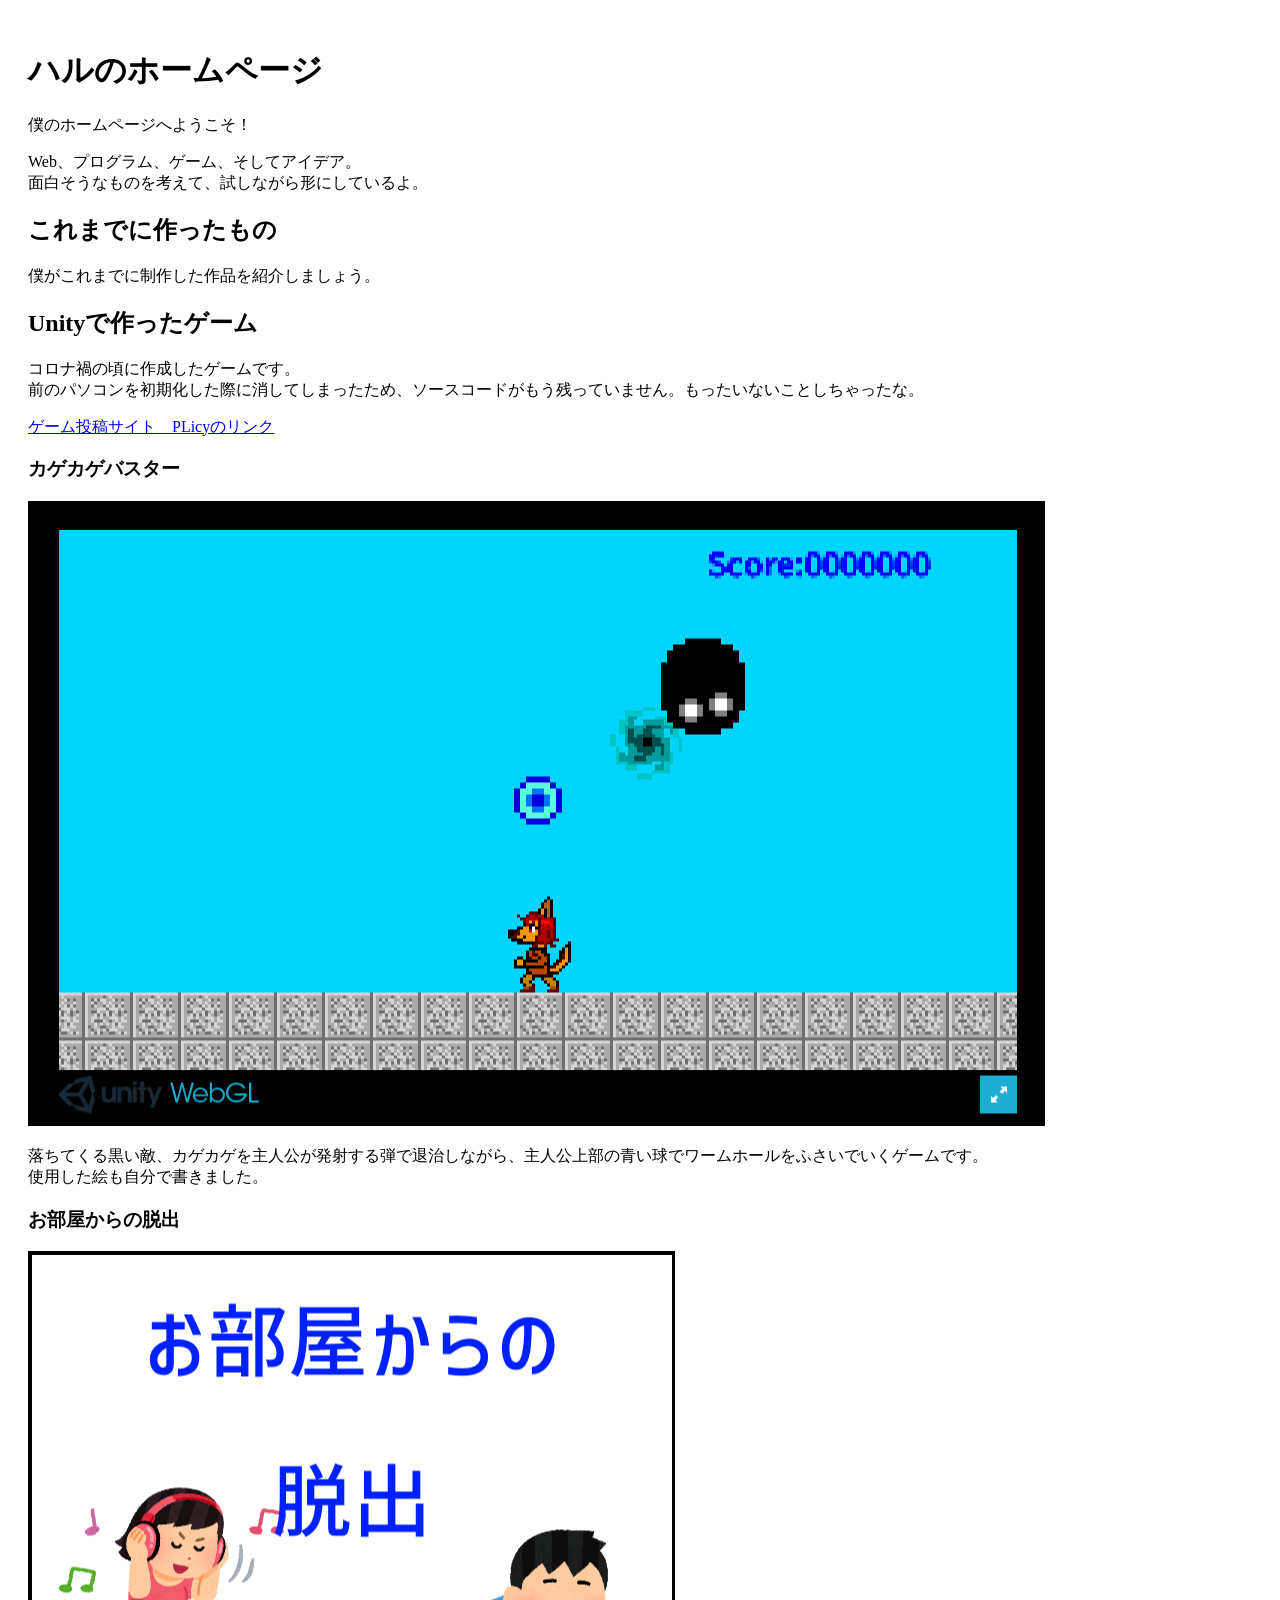
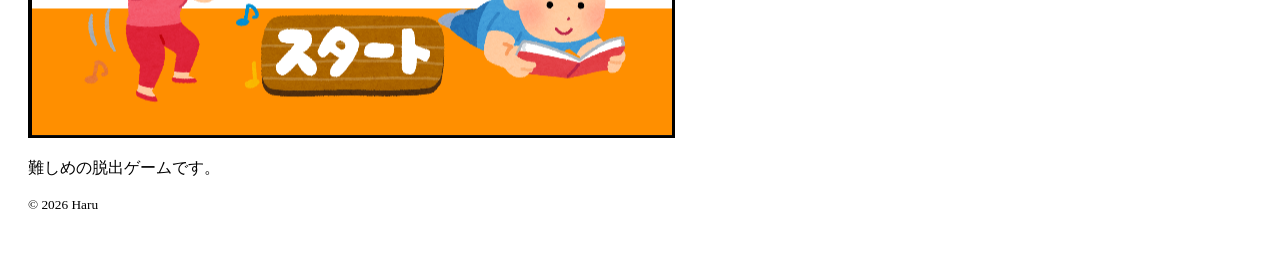
<file: pages/index.html>
<!DOCTYPE html>
<html lang="ja">
<head>
    <meta charset="UTF-8">
    <meta charset="viewport" contents="width=device-width, initial-scale=1.0">
    <title>Haru's HomePage</title>
    <link rel="stylesheet" href="style.css">
</head>
<body>
    <header>
        <h1>ハルのホームページ</h1>
        <p>僕のホームページへようこそ！</p>
        <p>Web、プログラム、ゲーム、そしてアイデア。<br>面白そうなものを考えて、試しながら形にしているよ。</p>
    </header>
    <article>
        <h1>これまでに作ったもの</h1>
        <p>僕がこれまでに制作した作品を紹介しましょう。</p>

        <h2>Unityで作ったゲーム</h2>

        <p>コロナ禍の頃に作成したゲームです。<br>前のパソコンを初期化した際に消してしまったため、ソースコードがもう残っていません。もったいないことしちゃったな。</p>
        <a href="https://plicy.net/User/63065" target="_blank">ゲーム投稿サイト　PLicyのリンク</a>
        
        <h3>カゲカゲバスター</h3>
        <a href="https://plicy.net/GamePlay/113880"><img src="kagekage_play.png" alt="カゲカゲバスター　ゲームサムネイル"></a>
        <p>落ちてくる黒い敵、カゲカゲを主人公が発射する弾で退治しながら、主人公上部の青い球でワームホールをふさいでいくゲームです。<br>使用した絵も自分で書きました。</p>
        
        <h3>お部屋からの脱出</h3>
        <a href="https://plicy.net/GamePlay/130984" target="_brank"><img src="dassyutsu.png" alt="お部屋からの脱出　ゲームサムネイル"></a>
        <p>難しめの脱出ゲームです。</p>
    </article>
    <footer>
        <p><small>&copy; 2026 Haru</small></p>
    </footer>
</body>
</html>
</file>
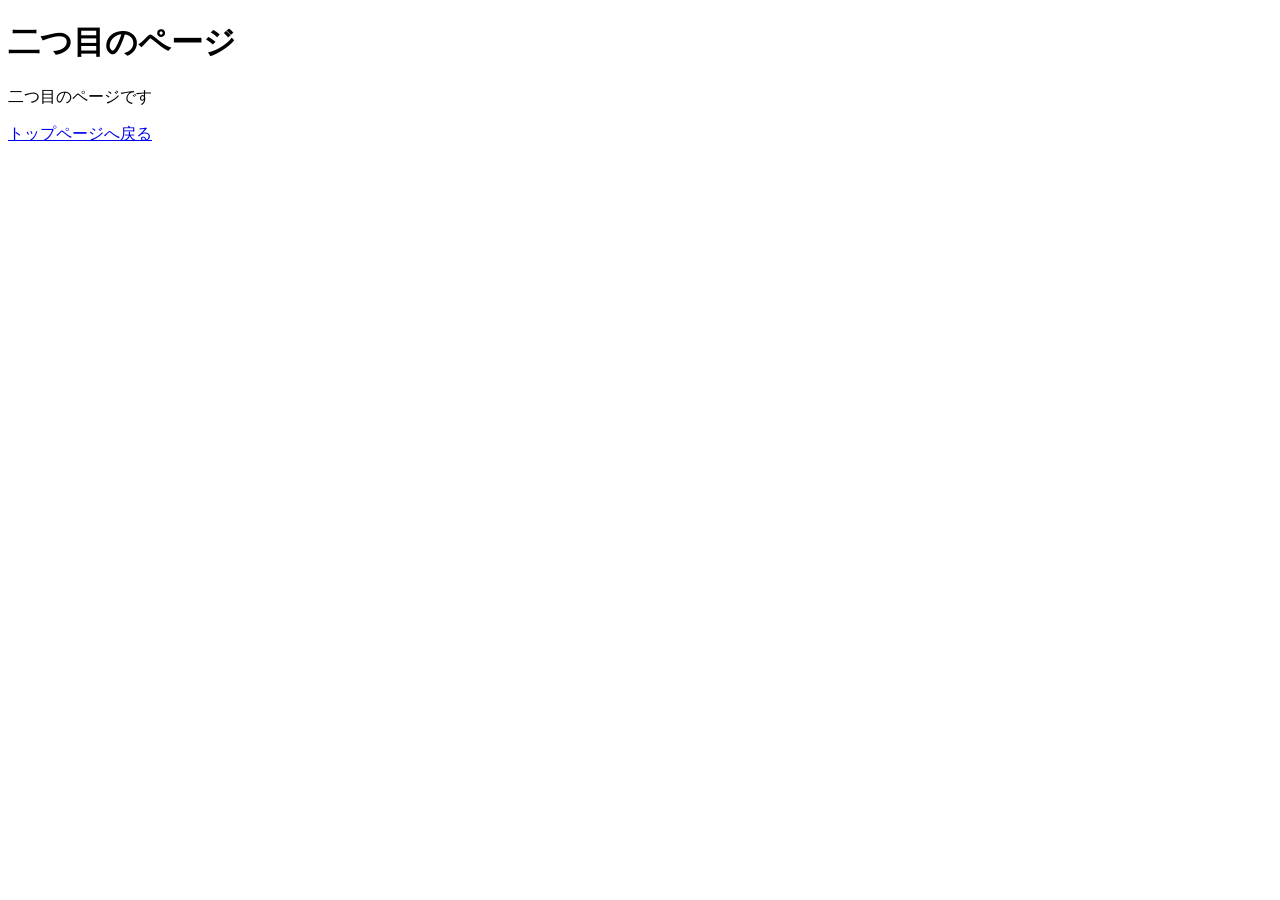
<file: index2.html>
<!DOCTYPE html>
<html lang="ja">
<head>
    <meta charset="UTF-8">
    <title>二つ目のページ</title>
</head>
<body>
    <h1>二つ目のページ</h1>
    <p>二つ目のページです</p>
    
    <p><a href="index.html">トップページへ戻る</a></p>
</body>
</html>
</file>
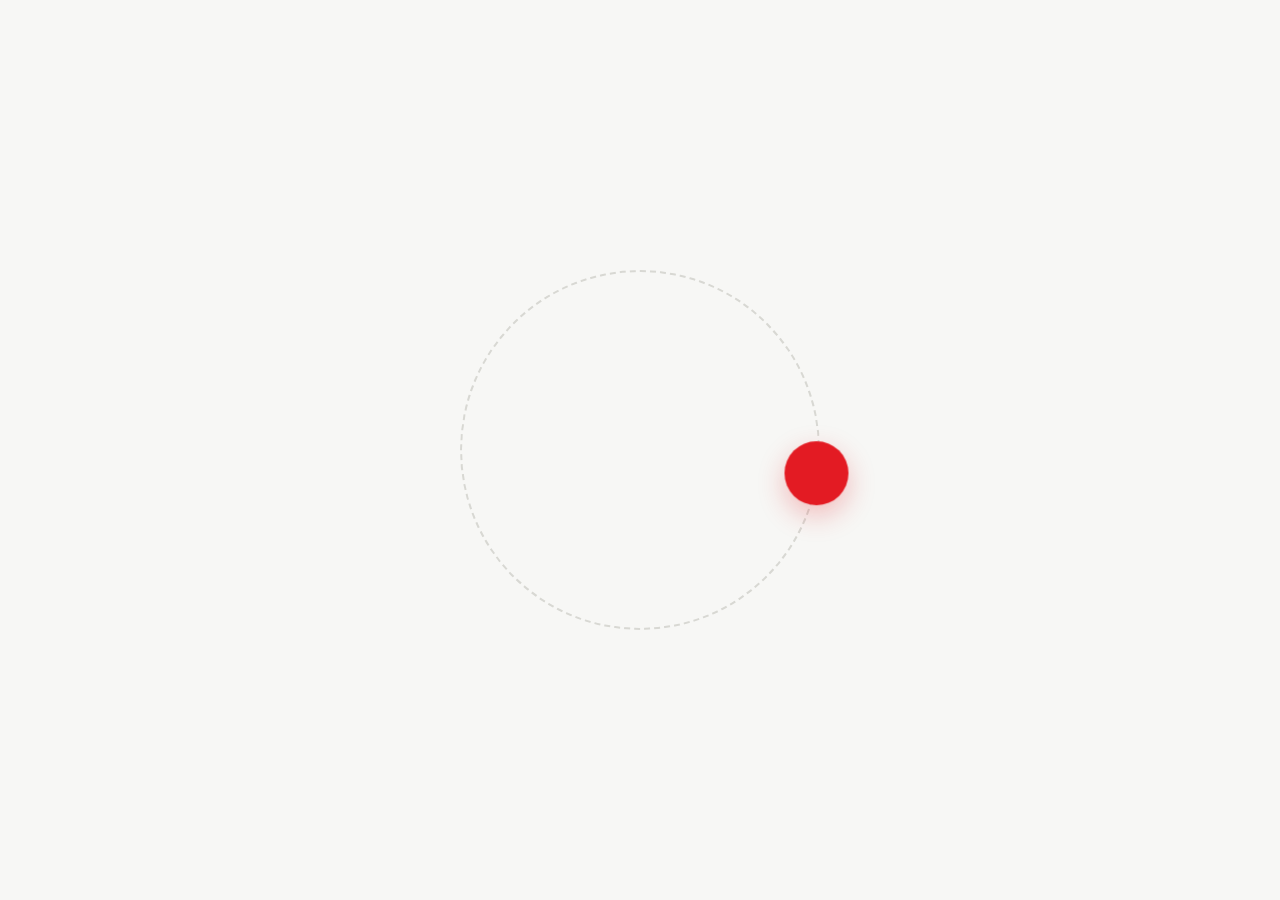
<file: test.html>
<!doctype html>
<html lang="ja">
  <head>
    <meta charset="UTF-8" />
    <meta name="viewport" content="width=device-width, initial-scale=1.0" />
    <title>円を描いて回る赤い丸</title>
    <style>
      * { box-sizing: border-box; }
      body {
        min-height: 100vh;
        margin: 0;
        display: grid;
        place-items: center;
        overflow: hidden;
        background: #f7f7f5;
      }
      #orbit {
        position: relative;
        width: min(60vw, 360px);
        aspect-ratio: 1;
        border: 2px dashed #d8d8d3;
        border-radius: 50%;
      }
      #circle {
        position: absolute;
        left: 50%;
        top: 50%;
        width: 64px;
        height: 64px;
        border-radius: 50%;
        background: #e31b23;
        box-shadow: 0 10px 28px rgb(227 27 35 / 28%);
        will-change: transform;
      }
    </style>
  </head>
  <body>
    <div id="orbit">
      <div id="circle" aria-label="円を描いて回る赤い丸"></div>
    </div>
    <script src="script.js"></script>
  </body>
</html>
</file>
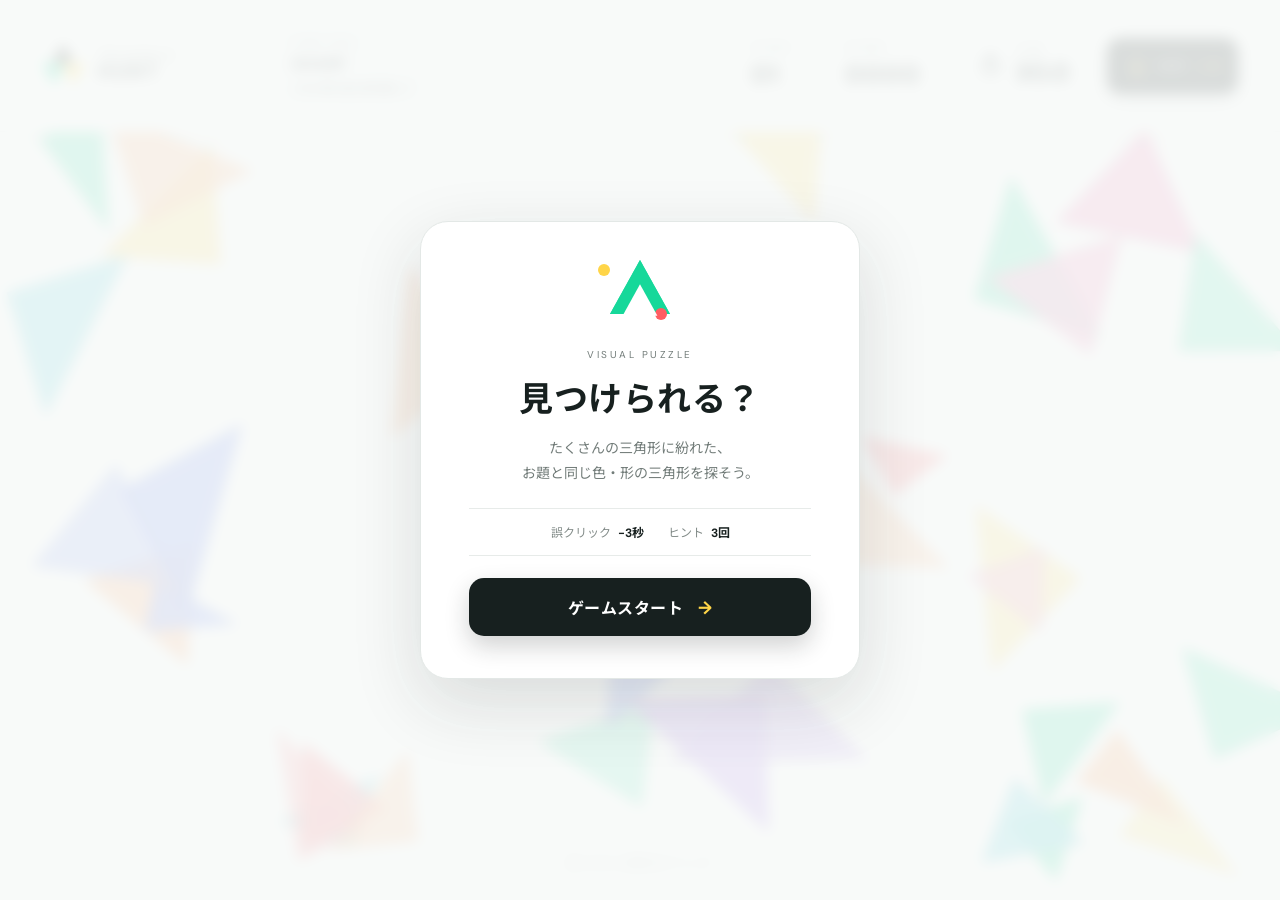
<file: TriangleHunt.html>
<!doctype html>
<html lang="ja">
<head>
  <meta charset="utf-8">
  <meta name="viewport" content="width=device-width, initial-scale=1">
  <title>Triangle Hunt</title>
  <link rel="preconnect" href="https://fonts.googleapis.com">
  <link rel="preconnect" href="https://fonts.gstatic.com" crossorigin>
  <link href="https://fonts.googleapis.com/css2?family=DM+Sans:wght@500;600;700&family=Noto+Sans+JP:wght@500;700;800&display=swap" rel="stylesheet">
  <link rel="stylesheet" href="styles.css">
</head>
<body>
  <main class="game-shell">
    <header class="topbar">
      <div class="brand" aria-label="Triangle Hunt">
        <span class="brand-mark"><i></i><i></i><i></i></span>
        <span>TRIANGLE<br><b>HUNT</b></span>
      </div>

      <section class="target-card" aria-label="探す三角形">
        <div class="target-copy"><span>FIND THIS</span><strong id="targetName">SHARP</strong><small>これと同じ色と形を探して</small></div>
        <canvas id="targetCanvas" width="120" height="82"></canvas>
      </section>

      <section class="stats" aria-label="ゲーム情報">
        <div class="stat"><span>STAGE</span><strong id="stageValue">01</strong></div>
        <div class="stat"><span>SCORE</span><strong id="scoreValue">0000</strong></div>
        <div class="timer" id="timerBox">
          <svg viewBox="0 0 24 24" aria-hidden="true"><circle cx="12" cy="13" r="8"/><path d="M12 9v4l3 2M9 2h6M12 2v3"/></svg>
          <div><span>TIME</span><strong id="timeValue">30.0</strong></div>
        </div>
        <button class="hint-button" id="hintButton" type="button">
          <svg viewBox="0 0 24 24" aria-hidden="true"><path d="M9 18h6M10 22h4M8.6 15.5C7.6 14.6 7 13.2 7 11.7a5 5 0 0 1 10 0c0 1.5-.6 2.9-1.6 3.8-.7.7-1 1.1-1 2h-4c0-.9-.3-1.3-1.8-2z"/></svg>
          <span>HINT <b id="hintCount">× 3</b></span>
        </button>
      </section>
    </header>

    <section class="play-area" id="playArea">
      <canvas id="gameCanvas"></canvas>
      <div class="instruction" id="instruction">見つけた三角形をクリック</div>
      <div class="toast" id="toast" role="status"></div>
      <div class="hint-ring" id="hintRing"></div>
    </section>

    <div class="modal show" id="startModal">
      <div class="modal-card">
        <div class="modal-icon"><span></span></div>
        <p class="eyebrow">VISUAL PUZZLE</p>
        <h1>見つけられる？</h1>
        <p>たくさんの三角形に紛れた、<br>お題と同じ色・形の三角形を探そう。</p>
        <div class="rules"><span>誤クリック <b>−3秒</b></span><span>ヒント <b>3回</b></span></div>
        <button id="startButton" type="button">ゲームスタート <span>→</span></button>
      </div>
    </div>

    <div class="modal" id="gameoverModal">
      <div class="modal-card compact">
        <p class="eyebrow">TIME UP</p>
        <h1>ナイスハント！</h1>
        <p>到達ステージ <b id="finalStage">1</b>　スコア <b id="finalScore">0</b></p>
        <button id="retryButton" type="button">もう一度 <span>↻</span></button>
      </div>
    </div>
  </main>
  <script src="game.js"></script>
</body>
</html>
</file>
<file: pages/style.css>
body{
  body: 0;
  padding: 20px;
}
</file>
<file: styles.css>
:root{--ink:#17201f;--muted:#7f8986;--line:#e7ebe9;--mint:#16d89a;--yellow:#ffd548;--red:#ff5d62;--paper:#fff}
*{box-sizing:border-box}
html,body{width:100%;height:100%;margin:0;overflow:hidden;background:#fff;color:var(--ink);font-family:"DM Sans","Noto Sans JP",sans-serif}
button{font:inherit}
.game-shell{height:100vh;min-width:900px;display:flex;flex-direction:column;background:#fff}
.topbar{height:132px;flex:none;display:flex;align-items:center;padding:20px 42px;border-bottom:1px solid var(--line);box-shadow:0 4px 24px rgba(21,32,30,.05);position:relative;z-index:5;background:rgba(255,255,255,.96)}
.brand{width:206px;display:flex;align-items:center;gap:13px;font-size:13px;line-height:1.05;letter-spacing:2.2px;color:#606966}.brand b{font-size:19px;color:var(--ink)}
.brand-mark{width:43px;height:43px;position:relative;display:block}.brand-mark i{position:absolute;width:0;height:0;border-left:12px solid transparent;border-right:12px solid transparent;border-bottom:22px solid var(--ink)}.brand-mark i:nth-child(1){left:9px;top:0}.brand-mark i:nth-child(2){left:0;top:19px;transform:rotate(180deg);border-bottom-color:var(--mint)}.brand-mark i:nth-child(3){right:0;top:19px;transform:rotate(180deg);border-bottom-color:var(--yellow)}
.target-card{height:92px;min-width:350px;display:flex;align-items:center;justify-content:center;gap:22px;padding:8px 22px;border:1px solid #dfe5e2;border-radius:18px;background:#fbfcfc;box-shadow:inset 0 0 0 5px #fff}.target-copy{display:flex;flex-direction:column}.target-copy span,.stat span,.timer span{font-size:10px;letter-spacing:1.8px;color:#929b98;font-weight:700}.target-copy strong{font-size:15px;letter-spacing:1px;margin-top:4px}.target-copy small{margin-top:6px;color:#68716f;font-family:"Noto Sans JP",sans-serif;font-size:10px;font-weight:700;white-space:nowrap}#targetCanvas{width:120px;height:82px}
.stats{margin-left:auto;display:flex;align-items:center;gap:30px}.stat{min-width:64px;display:flex;flex-direction:column;gap:4px}.stat strong{font-size:25px;letter-spacing:1px;font-variant-numeric:tabular-nums}.timer{height:62px;min-width:126px;border-left:1px solid var(--line);padding-left:26px;display:flex;align-items:center;gap:12px}.timer svg{width:25px;fill:none;stroke:var(--ink);stroke-width:1.8;stroke-linecap:round;stroke-linejoin:round}.timer div{display:flex;flex-direction:column}.timer strong{font-size:25px;font-variant-numeric:tabular-nums}.timer.danger strong{color:var(--red)}
.hint-button{height:56px;padding:0 19px;border:0;border-radius:14px;background:var(--ink);color:#fff;display:flex;align-items:center;gap:10px;cursor:pointer;box-shadow:0 7px 18px rgba(23,32,31,.18);transition:.2s}.hint-button:hover{transform:translateY(-2px)}.hint-button:disabled{opacity:.35;cursor:not-allowed;transform:none}.hint-button svg{width:22px;fill:none;stroke:var(--yellow);stroke-width:1.8;stroke-linecap:round;stroke-linejoin:round}.hint-button span{font-size:12px;letter-spacing:1px}.hint-button b{color:var(--yellow);margin-left:7px}
.play-area{position:relative;flex:1;min-height:0;overflow:hidden;background:#fff}.play-area:before{content:"";position:absolute;inset:0;background-image:radial-gradient(#dfe4e2 1px,transparent 1px);background-size:28px 28px;opacity:.36;pointer-events:none}#gameCanvas{position:absolute;inset:0;width:100%;height:100%;cursor:crosshair}.play-area.success-flash:after{content:"";position:absolute;inset:0;background:radial-gradient(circle at var(--hit-x) var(--hit-y),rgba(255,255,255,.98) 0,rgba(255,213,72,.55) 12%,rgba(22,216,154,.2) 28%,transparent 58%);pointer-events:none;animation:successFlash .65s ease-out both}.play-area.success-shake{animation:successShake .42s cubic-bezier(.36,.07,.19,.97)}.instruction{position:absolute;left:50%;bottom:20px;transform:translateX(-50%);padding:9px 18px;border-radius:50px;background:rgba(255,255,255,.88);border:1px solid var(--line);color:#89918f;font-size:11px;letter-spacing:1.2px;pointer-events:none}.toast{position:absolute;left:50%;top:28px;transform:translate(-50%,-12px);background:var(--ink);color:#fff;border-radius:12px;padding:10px 18px;font-size:13px;opacity:0;transition:.25s;pointer-events:none}.toast.show{opacity:1;transform:translate(-50%,0)}.toast.bad{background:var(--red)}
@keyframes successFlash{0%{opacity:0}12%{opacity:1}100%{opacity:0}}
@keyframes successShake{0%,100%{transform:translate(0)}20%{transform:translate(-7px,3px)}40%{transform:translate(6px,-3px)}60%{transform:translate(-4px,-1px)}80%{transform:translate(3px,2px)}}
.hint-ring{position:absolute;width:190px;height:190px;border:3px solid var(--yellow);border-radius:50%;opacity:0;pointer-events:none;transform:translate(-50%,-50%) scale(.6)}.hint-ring.show{animation:hint 1.8s ease-out}@keyframes hint{0%{opacity:0;transform:translate(-50%,-50%) scale(.5)}20%{opacity:1}100%{opacity:0;transform:translate(-50%,-50%) scale(1.3)}}
.modal{position:fixed;inset:0;z-index:20;background:rgba(247,250,249,.87);backdrop-filter:blur(7px);display:grid;place-items:center;opacity:0;visibility:hidden;transition:.3s}.modal.show{opacity:1;visibility:visible}.modal-card{width:440px;text-align:center;background:#fff;border:1px solid #e3e8e6;border-radius:28px;padding:38px 48px 42px;box-shadow:0 24px 70px rgba(26,38,35,.14)}.modal-card.compact{padding-top:44px}.modal-icon{width:76px;height:68px;margin:0 auto 18px;position:relative}.modal-icon:before,.modal-icon:after,.modal-icon span{content:"";position:absolute;width:0;height:0;border-left:30px solid transparent;border-right:30px solid transparent;border-bottom:54px solid var(--mint);left:8px;top:0}.modal-icon:after{transform:scale(.58);border-bottom-color:#fff;top:13px}.modal-icon span:before{content:"";position:absolute;width:12px;height:12px;border-radius:50%;background:var(--yellow);left:-42px;top:4px;box-shadow:57px 44px 0 var(--red)}.eyebrow{font-size:10px!important;letter-spacing:2.5px;color:#929b98;margin:0 0 8px!important}.modal h1{font-size:34px;margin:0 0 14px;letter-spacing:.5px}.modal p{color:#727c79;font-size:14px;line-height:1.8;margin:0 0 22px}.modal p b{color:var(--ink)}.rules{display:flex;justify-content:center;gap:24px;padding:14px 0;margin-bottom:22px;border-top:1px solid var(--line);border-bottom:1px solid var(--line);font-size:12px;color:#838c89}.rules b{color:var(--ink);margin-left:4px}.modal button{width:100%;height:58px;border:0;border-radius:15px;background:var(--ink);color:#fff;font-weight:700;letter-spacing:.5px;cursor:pointer;box-shadow:0 10px 25px rgba(23,32,31,.2);transition:.2s}.modal button:hover{transform:translateY(-2px);background:#263331}.modal button span{color:var(--yellow);font-size:18px;margin-left:10px}
@media(max-width:1200px){.topbar{padding:18px 24px}.brand{width:145px}.stats{gap:15px}.target-card{min-width:270px}.stat{min-width:54px}.hint-button{padding:0 14px}}
</file>
